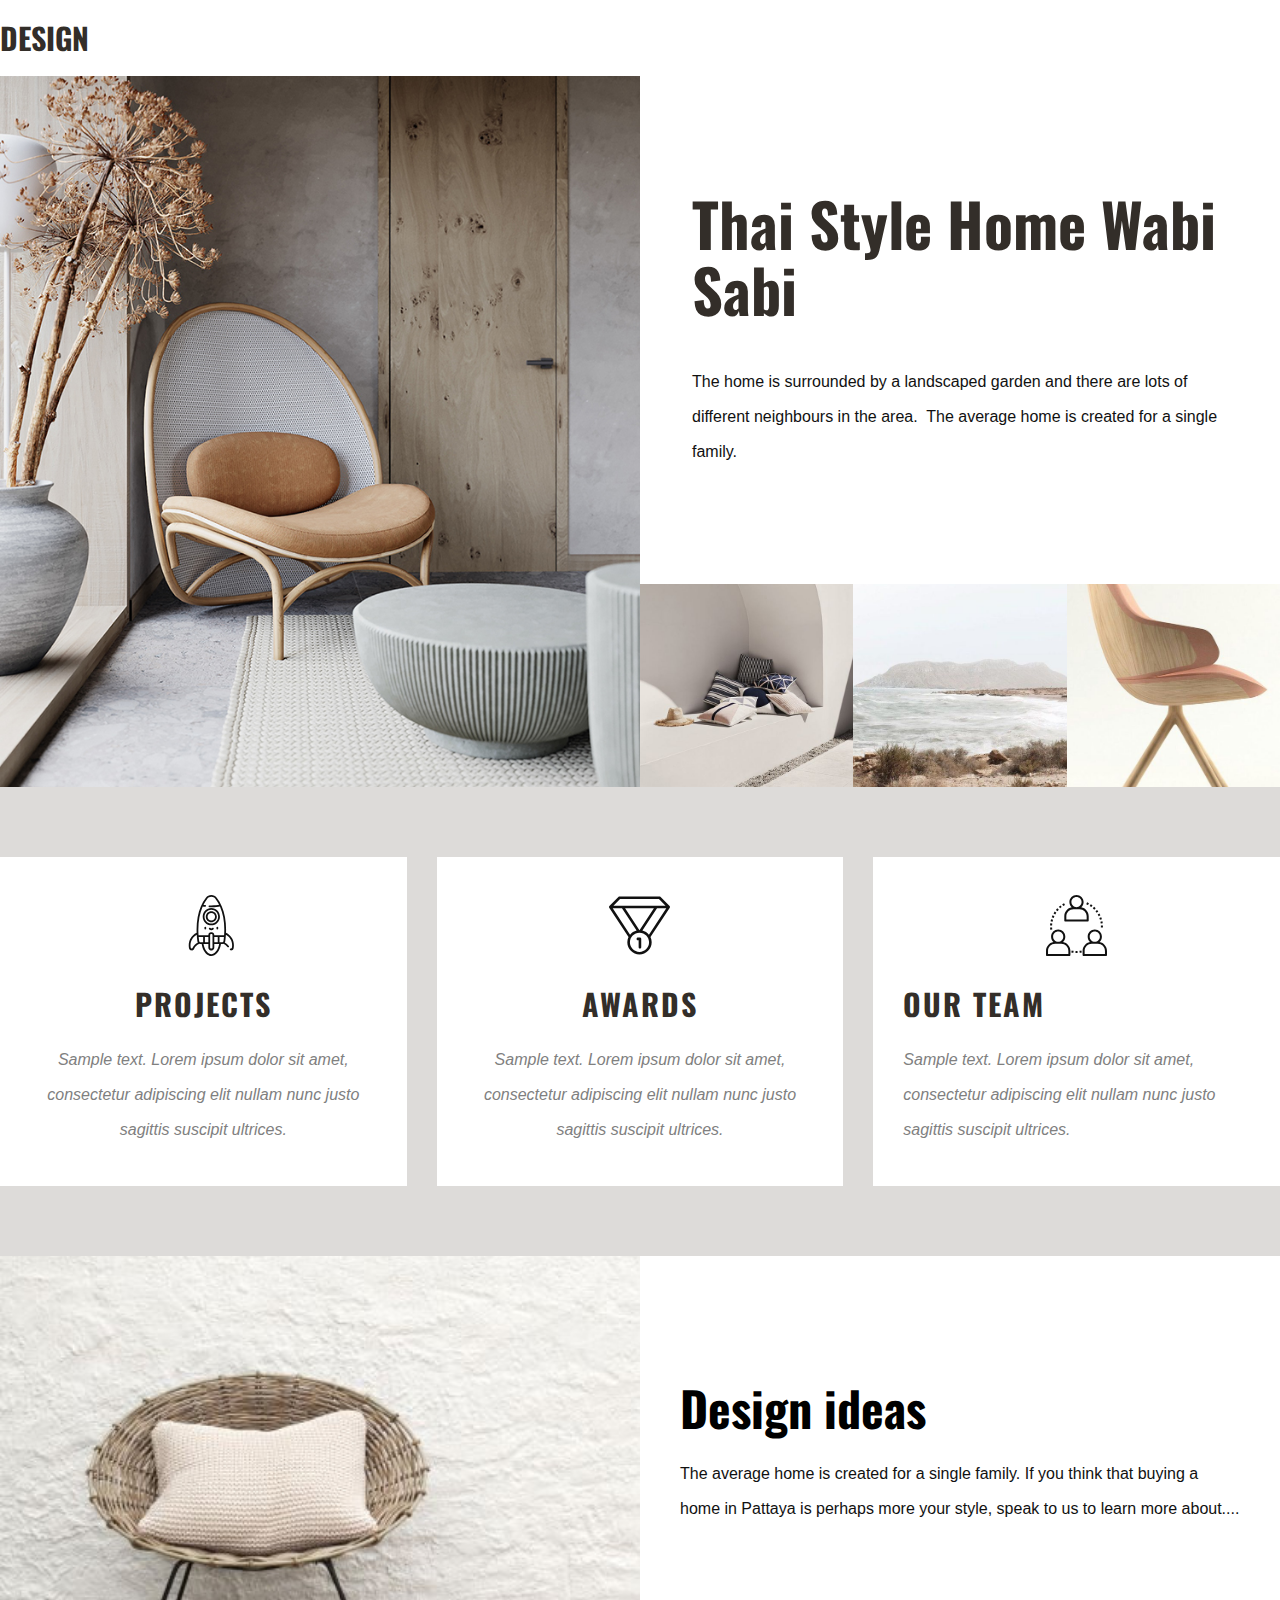
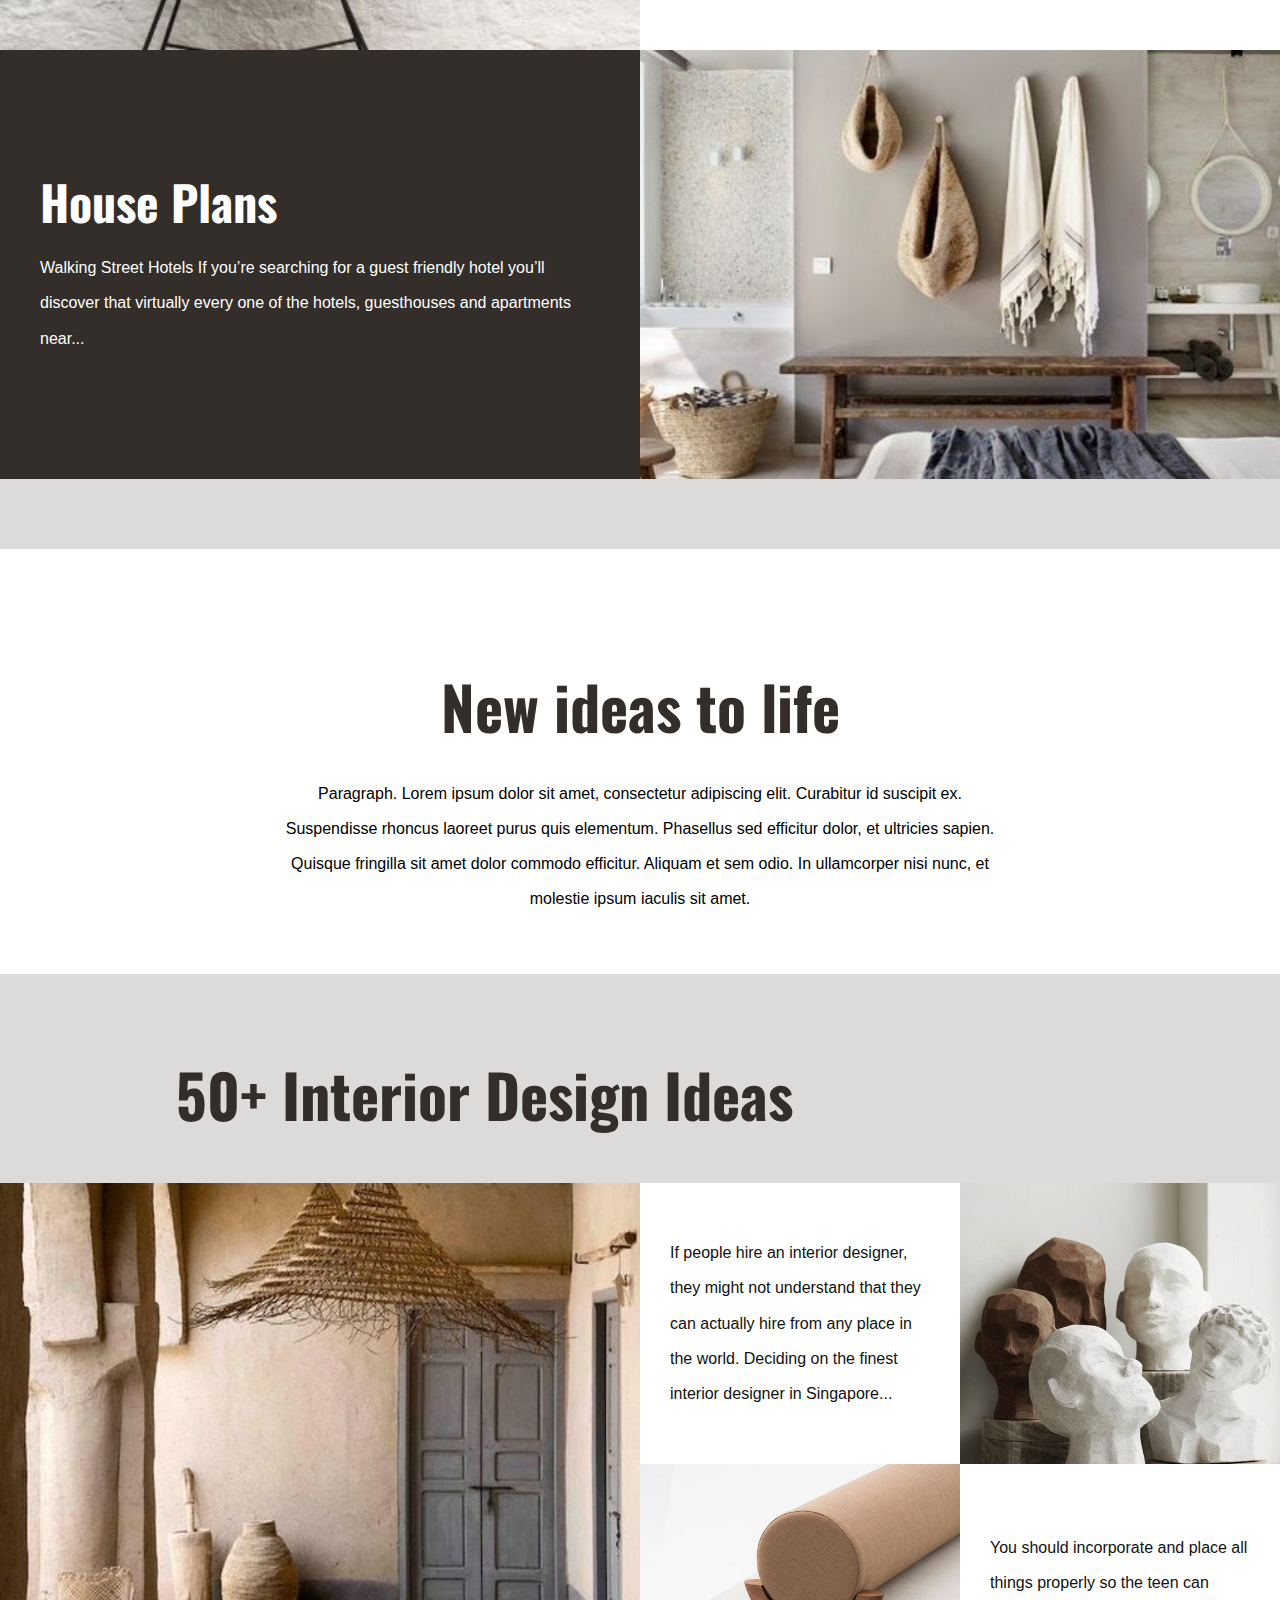
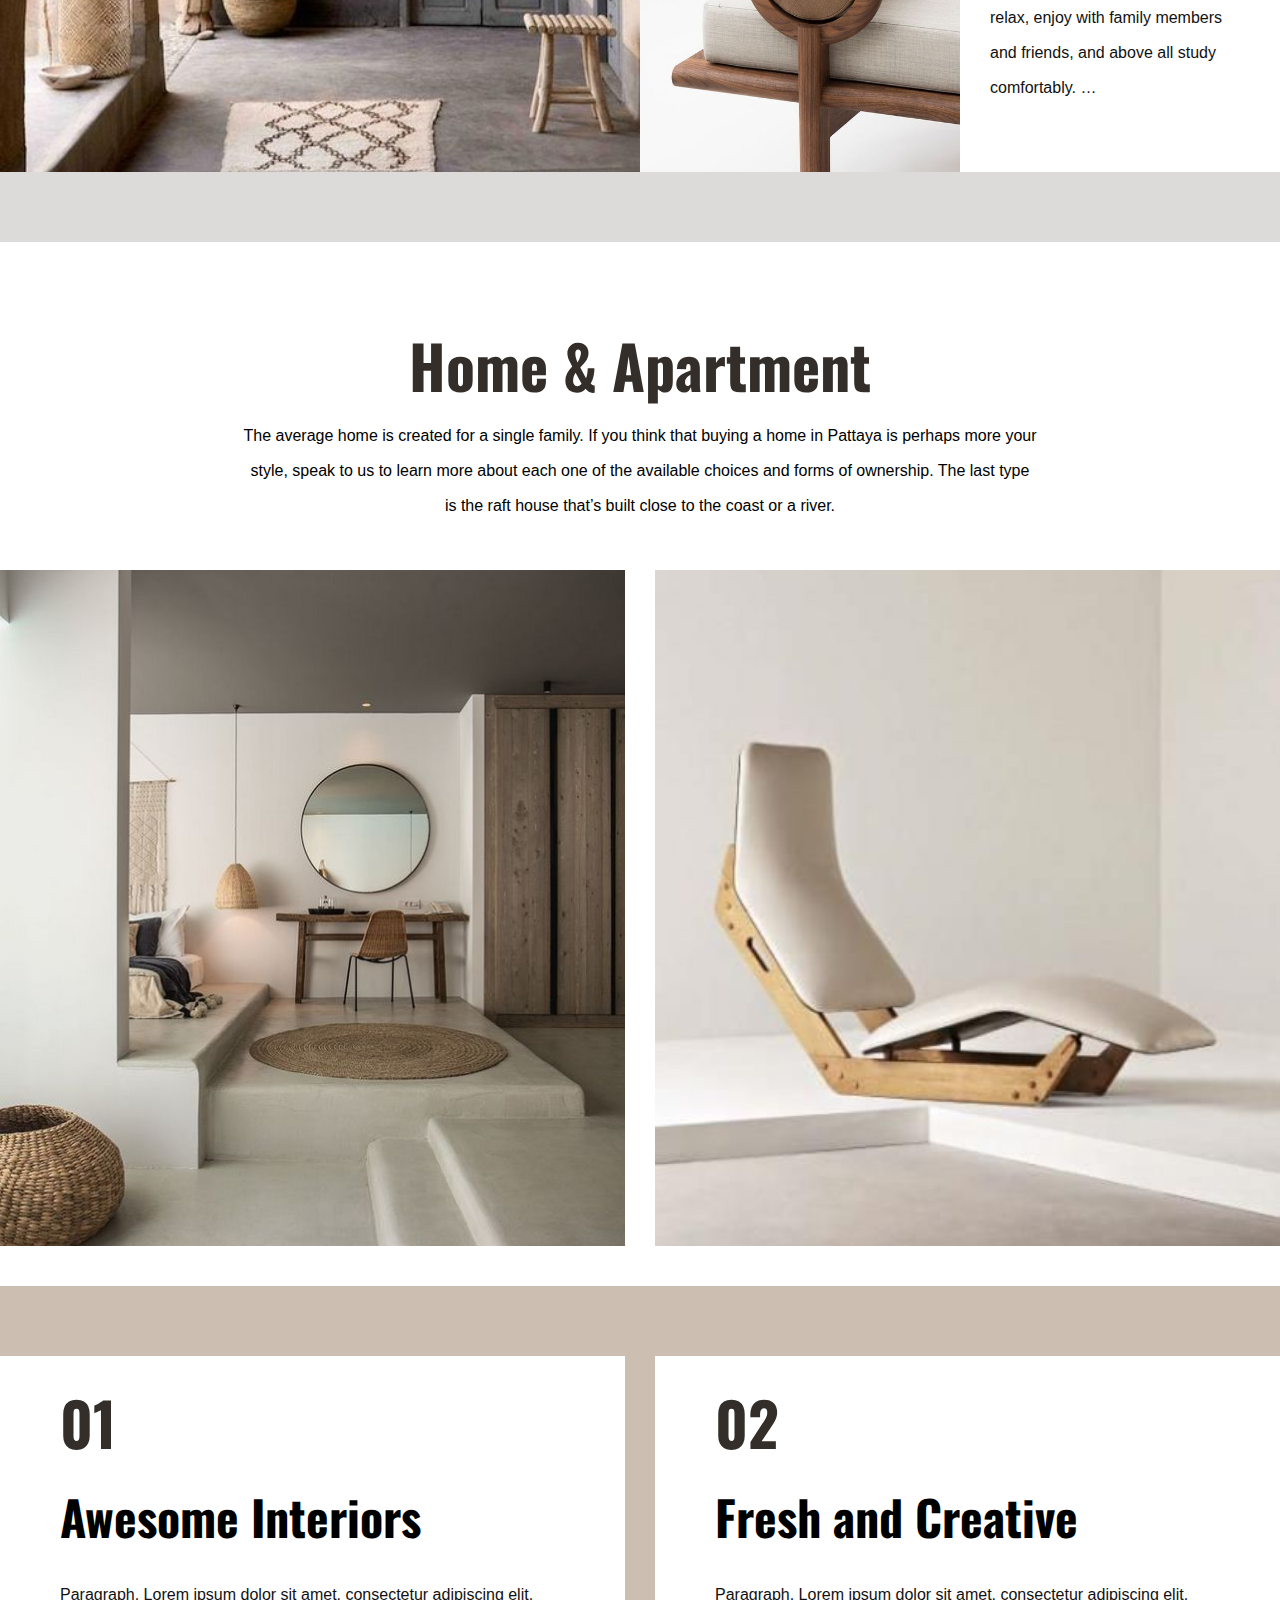
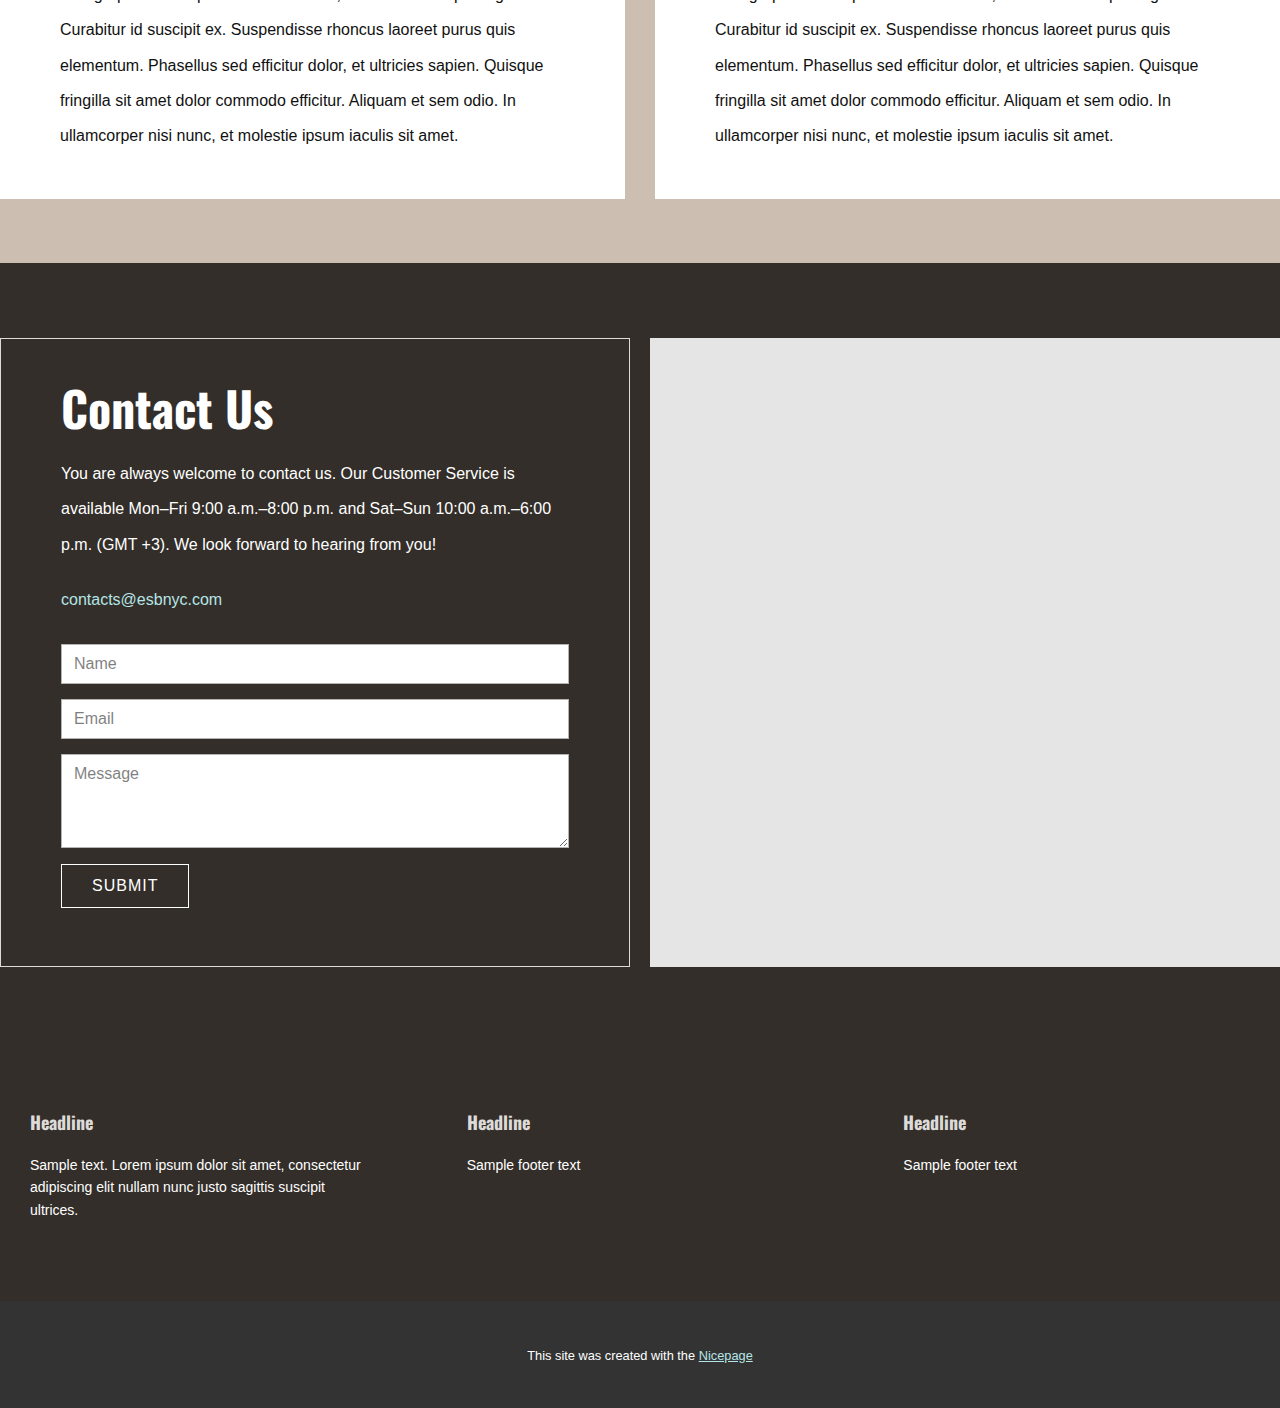
<file: 4/index.html>
<!DOCTYPE html>
<html style="font-size: 16px;" lang="fr"><head>
    <meta name="viewport" content="width=device-width, initial-scale=1.0">
    <meta charset="utf-8">
    <meta name="keywords" content="New ideas to life, 01, 01, Empire State Building">
    <meta name="description" content="">
    <title>Thai Style Home 1</title>
    <link rel="stylesheet" href="nicepage.css" media="screen">
<link rel="stylesheet" href="Thai-Style-Home-1.css" media="screen">
    <script class="u-script" type="text/javascript" src="js/java.js" defer=""></script>
    <meta name="generator" content="Nicepage 6.12.1, nicepage.com">
    <meta name="referrer" content="origin">
    <link id="u-theme-google-font" rel="stylesheet" href="https://fonts.googleapis.com/css?family=Oswald:200,300,400,500,600,700|Open+Sans:300,300i,400,400i,500,500i,600,600i,700,700i,800,800i">
  <body>
            <h3 class="u-align-left-xs u-headline u-text u-text-1">
          <a href="/">Design</a>
        </h3>
        <nav class="u-menu u-menu-hamburger u-offcanvas u-menu-1" data-responsive-from="XL">
          <div class="menu-collapse" style="font-size: 1rem; letter-spacing: 0px; font-weight: 500;">
            <a class="u-button-style u-custom-active-color u-custom-border u-custom-border-color u-custom-hover-color u-custom-left-right-menu-spacing u-custom-padding-bottom u-custom-text-active-color u-custom-text-color u-custom-text-hover-color u-custom-top-bottom-menu-spacing u-nav-link" href="#" style="padding: 4px 0px; font-size: calc(1em + 8px);">
              <svg class="u-svg-link" preserveAspectRatio="xMidYMin slice" viewBox="0 0 302 302" style="undefined"><use xlink:href="#svg-a760"></use></svg>
              <svg xmlns="http://www.w3.org/2000/svg" xmlns:xlink="http://www.w3.org/1999/xlink" version="1.1" id="svg-a760" x="0px" y="0px" viewBox="0 0 302 302" style="enable-background:new 0 0 302 302;" xml:space="preserve" class="u-svg-content"><g><rect y="36" width="302" height="30"></rect><rect y="236" width="302" height="30"></rect><rect y="136" width="302" height="30"></rect>
</g><g></g><g></g><g></g><g></g><g></g><g></g><g></g><g></g><g></g><g></g><g></g><g></g><g></g><g></g><g></g></svg>
            </a>
          </div>
          <div class="u-custom-menu u-nav-container" wfd-invisible="true">
            <ul class="u-nav u-spacing-2 u-unstyled u-nav-1"><li class="u-nav-item"><a class="u-active-grey-5 u-button-style u-hover-grey-10 u-nav-link u-text-active-grey-90 u-text-grey-90 u-text-hover-grey-90" href="#" style="padding: 10px 20px;">Home Styling</a>
</li><li class="u-nav-item"><a class="u-active-grey-5 u-button-style u-hover-grey-10 u-nav-link u-text-active-grey-90 u-text-grey-90 u-text-hover-grey-90" href="#" style="padding: 10px 20px;">About Us</a>
</li><li class="u-nav-item"><a class="u-active-grey-5 u-button-style u-hover-grey-10 u-nav-link u-text-active-grey-90 u-text-grey-90 u-text-hover-grey-90" href="#" style="padding: 10px 20px;">Landing</a>
</li></ul>
          </div>
          <div class="u-custom-menu u-nav-container-collapse">
            <div class="u-black u-container-style u-inner-container-layout u-opacity u-opacity-95 u-sidenav">
              <div class="u-inner-container-layout u-sidenav-overflow">
                <div class="u-menu-close"></div>
                <ul class="u-align-center u-nav u-popupmenu-items u-unstyled u-nav-2"><li class="u-nav-item"><a class="u-button-style u-nav-link" href="#">Home Styling</a>
</li><li class="u-nav-item"><a class="u-button-style u-nav-link" href="#">About Us</a>
</li><li class="u-nav-item"><a class="u-button-style u-nav-link" href="#">Landing</a>
</li></ul>
              </div>
            </div>
            <div class="u-black u-menu-overlay u-opacity u-opacity-70" wfd-invisible="true"></div>
          </div>
        </nav>
      </div></header> 
    <section class="u-clearfix u-palette-5-light-2 u-section-1" id="sec-d3aa">
      <div class="u-clearfix u-sheet u-sheet-1">
        <div class="u-clearfix u-expanded-width u-layout-wrap u-layout-wrap-1">
          <div class="u-gutter-0 u-layout">
            <div class="u-layout-row">
              <div class="u-size-30 u-size-60-md">
                <div class="u-layout-row">
                  <div class="u-container-style u-image u-layout-cell u-left-cell u-size-60 u-image-1">
                    <div class="u-container-layout"></div>
                  </div>
                </div>
              </div>
              <div class="u-size-30 u-size-60-md">
                <div class="u-layout-col">
                  <div class="u-size-40">
                    <div class="u-layout-row">
                      <div class="u-container-style u-layout-cell u-right-cell u-size-60 u-white u-layout-cell-2">
                        <div class="u-container-layout u-valign-middle u-container-layout-2">
                          <h1 class="u-text u-title u-text-1"> Thai Style Home Wabi Sabi</h1>
                          <p class="u-text u-text-2"> The home is surrounded by a landscaped garden and there are lots of different neighbours in the area.&nbsp; The average home is created for a single family. </p>
                        </div>
                      </div>
                    </div>
                  </div>
                  <div class="u-size-20">
                    <div class="u-layout-row">
                      <div class="u-container-style u-image u-layout-cell u-size-20 u-image-2">
                        <div class="u-container-layout"></div>
                      </div>
                      <div class="u-container-style u-image u-layout-cell u-size-20 u-image-3">
                        <div class="u-container-layout"></div>
                      </div>
                      <div class="u-container-style u-hidden-sm u-hidden-xs u-image u-layout-cell u-right-cell u-size-20 u-image-4">
                        <div class="u-container-layout"></div>
                      </div>
                    </div>
                  </div>
                </div>
              </div>
            </div>
          </div>
        </div>
      </div>
    </section>
    <section class="u-clearfix u-palette-5-light-2 u-section-2" id="sec-99d7">
      <div class="u-clearfix u-sheet u-sheet-1">
        <div class="u-clearfix u-expanded-width u-gutter-30 u-layout-wrap u-layout-wrap-1">
          <div class="u-layout">
            <div class="u-layout-row">
              <div class="u-align-center u-container-style u-layout-cell u-left-cell u-size-20 u-size-20-md u-white u-layout-cell-1">
                <div class="u-container-layout u-valign-middle"><span class="u-icon u-icon-circle u-icon-1"><svg class="u-svg-link" preserveAspectRatio="xMidYMin slice" viewBox="-66 0 512 512.00002" style=""><use xlink:href="#svg-c840"></use></svg><svg class="u-svg-content" viewBox="-66 0 512 512.00002" id="svg-c840"><path d="m364.679688 365.878906c-11.699219-20.714844-29.519532-37.339844-51.738282-48.335937 1.929688-46.929688-.972656-91.539063-8.714844-133.242188-12.039062-64.84375-35.246093-119.414062-68.972656-162.1875-11.082031-14.054687-27.699218-22.113281-45.601562-22.113281-17.898438 0-34.519532 8.058594-45.597656 22.113281-33.730469 42.773438-56.933594 97.34375-68.976563 162.1875-7.742187 41.703125-10.644531 86.3125-8.714844 133.238281-22.214843 11-40.039062 27.621094-51.734375 48.339844-13.457031 23.828125-17.742187 51.65625-12.390625 80.476563 1.808594 9.742187 9.292969 16.917969 19.066407 18.285156 1.101562.15625 2.195312.230469 3.273437.230469 8.554687 0 16.265625-4.734375 20.203125-12.65625 10.574219-21.253906 25.644531-35.28125 45.984375-42.839844 2.777344.957031 5.738281 1.480469 8.804687 1.480469h9.25c.464844 2.898437.9375 5.667969 1.34375 8.015625 10.121094 58.292968 48.363282 93.128906 79.488282 93.128906 16.207031 0 33.859375-9.316406 48.433594-25.5625 19.804687-22.074219 27.820312-48.929688 31.058593-67.566406.40625-2.347656.878907-5.117188 1.339844-8.015625h9.253906c3.074219 0 6.046875-.523438 8.828125-1.488281 14.792969 5.492187 26.652344 14.3125 36.179688 26.90625 1.472656 1.949218 3.714844 2.976562 5.984375 2.976562 1.578125 0 3.167969-.496094 4.519531-1.519531 3.304688-2.5 3.957031-7.203125 1.457031-10.507813-9.28125-12.269531-20.847656-21.75-34.46875-28.3125 2.339844-3.421875 3.933594-7.40625 4.519531-11.734375 2.421876-17.984375 4.195313-35.695312 5.316407-53.097656 16.816406 9.554687 30.371093 22.929687 39.546875 39.175781 11.699218 20.722656 15.402344 45.054688 10.703125 70.363282-.996094 5.359374-5.777344 6.621093-8.761719 6.15625-4.085938-.636719-7.925781 2.164062-8.5625 6.257812s2.167969 7.925781 6.257812 8.5625c1.117188.175781 2.253907.261719 3.398438.261719 9.832031 0 20.164062-6.375 22.414062-18.5 5.347657-28.820313 1.0625-56.648438-12.390624-80.476563zm-333.324219 79.65625c-2.316407 4.65625-6.691407 4.433594-7.972657 4.253906-1.265624-.179687-5.464843-1.148437-6.398437-6.171874-4.699219-25.3125-.996094-49.640626 10.703125-70.363282 9.175781-16.246094 22.730469-29.621094 39.546875-39.175781 1.121094 17.402344 2.894531 35.113281 5.316406 53.097656.585938 4.335938 2.183594 8.328125 4.53125 11.75-19.667969 9.488281-35.03125 25.105469-45.726562 46.609375zm89.53125-49.679687h-21.316407c-6.105468 0-11.332031-4.59375-12.152343-10.683594-1.441407-10.703125-2.644531-21.296875-3.617188-31.789063h37.085938zm133.476562 20.449219c-8.652343 49.84375-40.328125 80.695312-64.710937 80.695312-24.382813 0-56.054688-30.851562-64.707032-80.695312-.285156-1.640626-.605468-3.496094-.925781-5.449219h40.78125v32.253906c0 11.996094 9.761719 21.757813 21.757813 21.757813h6.191406c11.996094 0 21.757812-9.761719 21.757812-21.757813v-32.253906h40.78125c-.324218 1.949219-.640624 3.808593-.925781 5.449219zm-118.476562-20.449219v-42.472657h28.914062v42.472657zm43.914062 47.253906v-108.226563c0-3.726562 3.03125-6.757812 6.757813-6.757812h6.191406c3.726562 0 6.757812 3.03125 6.757812 6.757812v108.226563c0 3.726563-3.03125 6.757813-6.757812 6.757813h-6.191406c-3.726563 0-6.757813-3.03125-6.757813-6.757813zm34.707031-47.253906v-42.472657h28.914063v42.472657zm77.378907-10.683594c-.820313 6.089844-6.042969 10.683594-12.148438 10.683594h-21.316406v-42.472657h37.085937c-.972656 10.492188-2.175781 21.085938-3.621093 31.789063zm5.886719-64.027344c-.0625.429688-.082032.859375-.066407 1.285157-.257812 5.289062-.578125 10.605468-.960937 15.953124h-82.238282v-3.5c0-11.996093-9.761718-21.757812-21.757812-21.757812h-6.191406c-11.996094 0-21.757813 9.761719-21.757813 21.757812v3.5h-82.238281c-.382812-5.347656-.703125-10.667968-.960938-15.957031.011719-.421875-.003906-.851562-.066406-1.277343-2.238281-47.351563.523438-92.261719 8.292969-134.109376 6.175781-33.257812 15.363281-63.65625 27.472656-90.980468 6.632813 1.457031 13.0625 2.59375 19.832031 3.511718.34375.046876.683594.070313 1.019532.070313 3.691406 0 6.910156-2.730469 7.421875-6.492187.554687-4.105469-2.320313-7.882813-6.425781-8.441407-5.207032-.707031-10.210938-1.574219-15.28125-2.605469 9.230468-18.46875 19.894531-35.394531 31.964843-50.703124 8.21875-10.421876 20.542969-16.398438 33.820313-16.398438s25.605468 5.976562 33.824218 16.398438c12.074219 15.316406 22.742188 32.25 31.976563 50.726562-14.75 3.03125-34.011719 5.46875-65.800781 5.46875-5.671875 0-11.144532-.078125-16.265625-.234375-4.113281-.132813-7.597657 3.128906-7.722657 7.269531-.128906 4.140625 3.125 7.597656 7.265626 7.722656 5.269531.164063 10.898437.242188 16.722656.242188 35.5625 0 56.792968-3.109375 72.355468-6.53125 12.109376 27.324219 21.296876 57.722656 27.472657 90.976562 7.769531 41.84375 10.53125 86.753907 8.292969 134.105469zm-108.121094-211.648437c-39.875 0-72.3125 32.441406-72.3125 72.3125 0 39.875 32.4375 72.3125 72.3125 72.3125s72.3125-32.4375 72.3125-72.3125c0-39.871094-32.4375-72.3125-72.3125-72.3125zm0 129.628906c-31.601563 0-57.3125-25.710938-57.3125-57.3125 0-31.605469 25.710937-57.316406 57.3125-57.316406 31.605468 0 57.3125 25.710937 57.3125 57.316406.003906 31.601562-25.707032 57.3125-57.3125 57.3125zm50.507812 26.5c-4.140625 0-7.5 3.359375-7.5 7.5v8.382812c0 4.144532 3.359375 7.5 7.5 7.5s7.5-3.355468 7.5-7.5v-8.382812c0-4.140625-3.359375-7.5-7.5-7.5zm-101.011718 0c-4.144532 0-7.5 3.359375-7.5 7.5v8.382812c0 4.144532 3.355468 7.5 7.5 7.5 4.140624 0 7.5-3.355468 7.5-7.5v-8.382812c0-4.140625-3.359376-7.5-7.5-7.5zm68.75 10.601562c-3.125-2.722656-7.863282-2.394531-10.582032.726563-1.9375 2.222656-4.730468 3.496094-7.664062 3.496094s-5.726563-1.273438-7.660156-3.496094c-2.722657-3.121094-7.460938-3.445313-10.582032-.726563-3.125 2.722657-3.449218 7.460938-.726562 10.582032 4.785156 5.492187 11.699218 8.640625 18.96875 8.640625 7.269531 0 14.183594-3.148438 18.96875-8.640625 2.722656-3.121094 2.398437-7.859375-.722656-10.582032zm-18.246094-140.867187c-25.613282 0-46.453125 20.835937-46.453125 46.449219 0 25.613281 20.839843 46.453125 46.453125 46.453125 25.617187 0 46.453125-20.839844 46.453125-46.453125 0-25.613282-20.835938-46.449219-46.453125-46.449219zm0 77.902344c-17.34375 0-31.453125-14.109375-31.453125-31.449219 0-17.34375 14.109375-31.453125 31.453125-31.453125s31.453125 14.109375 31.453125 31.453125c0 17.339844-14.109375 31.449219-31.453125 31.449219zm0 0"></path></svg></span>
                  <h3 class="u-text u-text-1">projects</h3>
                  <p class="u-text u-text-grey-50 u-text-2">Sample text. Lorem ipsum dolor sit amet, consectetur adipiscing elit nullam nunc justo sagittis suscipit ultrices.</p>
                </div>
              </div>
              <div class="u-align-center u-container-style u-layout-cell u-size-20 u-size-20-md u-white u-layout-cell-2">
                <div class="u-container-layout u-valign-middle"><span class="u-icon u-icon-circle u-icon-2"><svg class="u-svg-link" preserveAspectRatio="xMidYMin slice" viewBox="0 0 512 512" style=""><use xlink:href="#svg-d8a7"></use></svg><svg class="u-svg-content" viewBox="0 0 512 512" x="0px" y="0px" id="svg-d8a7" style="enable-background:new 0 0 512 512;"><g><g><path d="M508.796,92.805l-77.46-77.456c-2.052-2.051-4.834-3.204-7.736-3.204H88.4c-2.901,0-5.685,1.153-7.736,3.204L3.205,92.805    c-3.667,3.668-4.256,9.406-1.409,13.742l162.031,246.74c-6.471,13.409-10.1,28.438-10.1,44.298    c0,56.392,45.879,102.271,102.27,102.271s102.27-45.88,102.27-102.271c0-15.858-3.628-30.884-10.097-44.292l162.036-246.746    C513.052,102.211,512.463,96.473,508.796,92.805z M92.931,34.026h326.137l55.579,55.58h-77.453c-0.077,0-0.153-0.002-0.23,0    H115.037c-0.08-0.002-0.16,0-0.238,0H37.353L92.931,34.026z M376.905,111.485L256.169,295.317c-0.057,0-0.114-0.002-0.172-0.002    c-0.056,0-0.11,0.002-0.165,0.002L135.094,111.485H376.905z M31.216,111.485h77.701l122.674,186.779    c-21.899,5.383-41.045,17.834-54.874,34.79L31.216,111.485z M255.997,477.977c-44.327,0-80.389-36.063-80.389-80.391    s36.063-80.389,80.389-80.389c44.327,0,80.39,36.063,80.39,80.39C336.387,441.914,300.324,477.977,255.997,477.977z     M335.28,333.06c-13.827-16.957-32.974-29.409-54.872-34.793l122.674-186.782h77.701L335.28,333.06z"></path>
</g>
</g><g><g><path d="M259.713,357.546h-17.381c-6.042,0-10.94,4.899-10.94,10.94c0,6.041,4.898,10.94,10.94,10.94h6.44v59.161    c0,6.041,4.898,10.94,10.94,10.94c6.042,0,10.94-4.899,10.94-10.94v-70.101C270.653,362.444,265.755,357.546,259.713,357.546z"></path>
</g>
</g></svg></span>
                  <h3 class="u-text u-text-3">awards</h3>
                  <p class="u-text u-text-grey-50 u-text-4">Sample text. Lorem ipsum dolor sit amet, consectetur adipiscing elit nullam nunc justo sagittis suscipit ultrices.</p>
                </div>
              </div>
              <div class="u-align-center-xs u-container-style u-layout-cell u-right-cell u-size-20 u-size-20-md u-white u-layout-cell-3">
                <div class="u-container-layout u-valign-middle u-container-layout-3"><span class="u-icon u-icon-circle u-icon-3"><svg class="u-svg-link" preserveAspectRatio="xMidYMin slice" viewBox="0 0 480 480" style=""><use xlink:href="#svg-3355"></use></svg><svg class="u-svg-content" viewBox="0 0 480 480" x="0px" y="0px" id="svg-3355" style="enable-background:new 0 0 480 480;"><g><g><path d="M277.648,97.336C288.888,87.088,296,72.376,296,56c0-30.872-25.12-56-56-56s-56,25.128-56,56    c0,16.376,7.112,31.088,18.352,41.336C169.16,103.736,144,132.968,144,168v32c0,4.424,3.584,8,8,8h176c4.416,0,8-3.576,8-8v-32    C336,132.968,310.84,103.736,277.648,97.336z M200,56c0-22.056,17.944-40,40-40c22.056,0,40,17.944,40,40    c0,22.056-17.944,40-40,40C217.944,96,200,78.056,200,56z M320,192H160v-24c0-30.872,25.12-56,56-56h48c30.88,0,56,25.128,56,56    V192z"></path>
</g>
</g><g><g><path d="M133.648,369.336C144.888,359.088,152,344.376,152,328c0-30.872-25.12-56-56-56s-56,25.128-56,56    c0,16.376,7.112,31.088,18.352,41.336C25.16,375.736,0,404.968,0,440v32c0,4.424,3.584,8,8,8h176c4.416,0,8-3.576,8-8v-32    C192,404.968,166.84,375.736,133.648,369.336z M56,328c0-22.056,17.944-40,40-40c22.056,0,40,17.944,40,40    c0,22.056-17.944,40-40,40C73.944,368,56,350.056,56,328z M176,464H16v-24c0-30.872,25.12-56,56-56h48c30.88,0,56,25.128,56,56    V464z"></path>
</g>
</g><g><g><path d="M421.648,369.336C432.888,359.088,440,344.376,440,328c0-30.872-25.12-56-56-56s-56,25.128-56,56    c0,16.376,7.112,31.088,18.352,41.336C313.16,375.736,288,404.968,288,440v32c0,4.424,3.584,8,8,8h176c4.416,0,8-3.576,8-8v-32    C480,404.968,454.84,375.736,421.648,369.336z M344,328c0-22.056,17.944-40,40-40c22.056,0,40,17.944,40,40    c0,22.056-17.944,40-40,40C361.944,368,344,350.056,344,328z M464,464H304v-24c0-30.872,25.12-56,56-56h48    c30.88,0,56,25.128,56,56V464z"></path>
</g>
</g><g><g><path d="M48.152,255.744l-15.984,0.624c0.216,5.512,0.656,11.096,1.312,16.584l15.888-1.904    C48.76,265.984,48.352,260.832,48.152,255.744z"></path>
</g>
</g><g><g><path d="M33.472,223.176c-0.648,5.456-1.096,11.032-1.304,16.576l15.984,0.624c0.2-5.12,0.608-10.264,1.208-15.312L33.472,223.176    z"></path>
</g>
</g><g><g><path d="M113.912,82.544c-4.376,3.336-8.688,6.904-12.824,10.616l10.696,11.904c3.808-3.424,7.784-6.72,11.824-9.792    L113.912,82.544z"></path>
</g>
</g><g><g><path d="M51.736,159.44c-2.352,5-4.528,10.152-6.48,15.344l14.976,5.624c1.8-4.784,3.808-9.536,5.976-14.136L51.736,159.44z"></path>
</g>
</g><g><g><path d="M40.024,190.584c-1.52,5.288-2.84,10.736-3.936,16.16l15.688,3.16c1.008-5,2.224-10.024,3.632-14.912L40.024,190.584z"></path>
</g>
</g><g><g><path d="M89.176,104.776c-3.832,4.032-7.512,8.232-10.968,12.496l12.44,10.064c3.184-3.936,6.592-7.824,10.128-11.544    L89.176,104.776z"></path>
</g>
</g><g><g><path d="M141.864,64.568c-4.84,2.584-9.664,5.424-14.352,8.44l8.672,13.456c4.32-2.792,8.768-5.408,13.216-7.784L141.864,64.568z"></path>
</g>
</g><g><g><path d="M68.272,130.6c-3.128,4.568-6.104,9.304-8.848,14.096l13.88,7.952c2.528-4.416,5.28-8.792,8.168-13L68.272,130.6z"></path>
</g>
</g><g><g><path d="M202.096,436.256l-3.16,15.688c5.384,1.088,10.92,1.96,16.448,2.608l1.856-15.888    C212.16,438.064,207.056,437.256,202.096,436.256z"></path>
</g>
</g><g><g><path d="M278.408,436.16c-4.968,1.008-10.064,1.832-15.168,2.456l1.928,15.888c5.52-0.672,11.04-1.568,16.416-2.656    L278.408,436.16z"></path>
</g>
</g><g><g><path d="M247.944,439.84c-5.112,0.2-10.28,0.224-15.36,0.024l-0.632,15.984c2.664,0.112,5.352,0.16,8.072,0.16    c2.864-0.016,5.72-0.072,8.56-0.184L247.944,439.84z"></path>
</g>
</g><g><g><path d="M378.944,93.224l-10.688,11.904c3.808,3.424,7.504,7.024,11,10.704l11.616-11    C387.08,100.832,383.072,96.928,378.944,93.224z"></path>
</g>
</g><g><g><path d="M401.824,117.32l-12.44,10.064c3.192,3.944,6.28,8.096,9.176,12.32l13.192-9.048    C408.616,126.088,405.28,121.6,401.824,117.32z"></path>
</g>
</g><g><g><path d="M447.832,239.776l-15.984,0.624c0.104,2.52,0.152,5.064,0.152,7.6c0,2.6-0.048,5.184-0.152,7.768l15.984,0.624    c0.112-2.784,0.168-5.584,0.168-8.408C448,245.24,447.944,242.496,447.832,239.776z"></path>
</g>
</g><g><g><path d="M420.608,144.736l-13.888,7.96c2.536,4.424,4.92,9.008,7.096,13.616l14.472-6.832    C425.936,154.488,423.352,149.528,420.608,144.736z"></path>
</g>
</g><g><g><path d="M434.76,174.816l-14.976,5.632c1.792,4.768,3.408,9.672,4.816,14.568l15.384-4.408    C438.464,185.296,436.704,179.984,434.76,174.816z"></path>
</g>
</g><g><g><path d="M443.904,206.776l-15.68,3.152c1.008,5.008,1.824,10.112,2.416,15.168l15.888-1.888    C445.88,217.736,445,212.208,443.904,206.776z"></path>
</g>
</g><g><g><path d="M352.536,73.04l-8.664,13.456c4.272,2.752,8.496,5.72,12.568,8.832l9.712-12.728    C361.744,79.232,357.168,76.024,352.536,73.04z"></path>
</g>
</g><g><g><path d="M323.232,57.328l-6.408,14.656c4.664,2.04,9.304,4.296,13.808,6.712L338.2,64.6    C333.328,61.976,328.288,59.528,323.232,57.328z"></path>
</g>
</g></svg></span>
                  <h3 class="u-align-center-lg u-align-center-md u-align-center-sm u-align-center-xl u-text u-text-5">our team</h3>
                  <p class="u-align-center-lg u-align-center-md u-align-center-sm u-align-center-xl u-text u-text-grey-50 u-text-6">Sample text. Lorem ipsum dolor sit amet, consectetur adipiscing elit nullam nunc justo sagittis suscipit ultrices.</p>
                </div>
              </div>
            </div>
          </div>
        </div>
      </div>
    </section>
    <section class="u-clearfix u-palette-5-light-2 u-section-3" id="sec-1384">
      <div class="u-clearfix u-sheet u-sheet-1">
        <div class="u-clearfix u-expanded-width u-gutter-0 u-layout-wrap u-layout-wrap-1">
          <div class="u-gutter-0 u-layout">
            <div class="u-layout-col">
              <div class="u-size-30">
                <div class="u-layout-row">
                  <div class="u-align-left u-container-style u-image u-layout-cell u-left-cell u-size-30 u-image-1">
                    <div class="u-container-layout" src=""></div>
                  </div>
                  <div class="u-align-left u-container-style u-layout-cell u-right-cell u-size-30 u-white u-layout-cell-2">
                    <div class="u-container-layout u-valign-middle-lg u-valign-middle-md u-valign-middle-xl u-container-layout-2">
                      <h2 class="u-text u-text-1"> Design ideas</h2>
                      <p class="u-text u-text-2">The average home is created for a single family. If you think that buying a home in Pattaya is perhaps more your style, speak to us to learn more about....</p>
                    </div>
                  </div>
                </div>
              </div>
              <div class="u-size-30">
                <div class="u-layout-row">
                  <div class="u-align-left u-container-style u-layout-cell u-left-cell u-palette-5-dark-3 u-size-30 u-layout-cell-3">
                    <div class="u-container-layout u-valign-middle-lg u-valign-middle-md u-valign-middle-xl u-container-layout-3">
                      <h2 class="u-text u-text-3"> House Plans</h2>
                      <p class="u-text u-text-4">Walking Street Hotels If you’re searching for a guest friendly hotel you’ll discover that virtually every one of the hotels, guesthouses and apartments near...</p>
                    </div>
                  </div>
                  <div class="u-align-left u-container-style u-image u-layout-cell u-right-cell u-size-30 u-image-2">
                    <div class="u-container-layout" src=""></div>
                  </div>
                </div>
              </div>
            </div>
          </div>
        </div>
      </div>
    </section>
    <section class="u-clearfix u-section-4" id="sec-13ce">
      <div class="u-clearfix u-sheet u-sheet-1">
        <div class="u-container-style u-expanded-width-lg u-expanded-width-md u-expanded-width-sm u-group u-group-1">
          <div class="u-container-layout u-container-layout-1">
            <h1 class="u-align-center u-text u-text-1">New ideas to life</h1>
            <div class="u-align-left u-border-2 u-border-white u-line u-line-horizontal u-line-1"></div>
            <p class="u-align-center u-text u-text-2">Paragraph. Lorem ipsum dolor sit amet, consectetur adipiscing elit. Curabitur id suscipit ex. Suspendisse rhoncus laoreet purus quis elementum. Phasellus sed efficitur dolor, et ultricies sapien. Quisque fringilla sit amet dolor commodo
                        efficitur. Aliquam et sem odio. In ullamcorper nisi nunc, et molestie ipsum iaculis sit amet.</p>
          </div>
        </div>
      </div>
    </section>
    <section class="u-clearfix u-palette-5-light-2 u-section-5" id="sec-2a59">
      <div class="u-clearfix u-sheet u-sheet-1">
        <div class="u-align-center-lg u-align-center-md u-align-center-xl u-align-center-xs u-container-style u-expanded-width-md u-expanded-width-sm u-expanded-width-xs u-group u-group-1">
          <div class="u-container-layout u-valign-middle u-container-layout-1">
            <h1 class="u-align-center-sm u-text u-text-1">50+ Interior Design Ideas</h1>
          </div>
        </div>
        <div class="u-clearfix u-expanded-width u-gutter-0 u-layout-wrap u-layout-wrap-1">
          <div class="u-layout">
            <div class="u-layout-row">
              <div class="u-size-30 u-size-60-md">
                <div class="u-layout-row">
                  <div class="u-align-left u-container-style u-image u-layout-cell u-left-cell u-size-60 u-image-1">
                    <div class="u-container-layout" src=""></div>
                  </div>
                </div>
              </div>
              <div class="u-size-30 u-size-60-md">
                <div class="u-layout-col">
                  <div class="u-size-30">
                    <div class="u-layout-row">
                      <div class="u-align-left u-container-style u-layout-cell u-size-30 u-white u-layout-cell-2">
                        <div class="u-container-layout u-valign-middle u-container-layout-3">
                          <p class="u-text u-text-2">If people hire an interior designer, they might not understand that they can actually hire from any place in the world. Deciding on the finest interior designer in Singapore...</p>
                        </div>
                      </div>
                      <div class="u-align-left u-container-style u-image u-layout-cell u-right-cell u-size-30 u-image-2">
                        <div class="u-container-layout" src=""></div>
                      </div>
                    </div>
                  </div>
                  <div class="u-size-30">
                    <div class="u-layout-row">
                      <div class="u-align-left u-container-style u-image u-layout-cell u-size-30 u-image-3">
                        <div class="u-container-layout" src=""></div>
                      </div>
                      <div class="u-align-left u-container-style u-layout-cell u-right-cell u-size-30 u-white u-layout-cell-5">
                        <div class="u-container-layout u-valign-middle u-container-layout-6">
                          <p class="u-align-left-xs u-text u-text-3">You should incorporate and place all things properly so the teen can relax, enjoy with family members and friends, and above all study comfortably. …</p>
                        </div>
                      </div>
                    </div>
                  </div>
                </div>
              </div>
            </div>
          </div>
        </div>
      </div>
    </section>
    <section class="u-clearfix u-height-50vw-sm u-section-6" id="sec-4f6d">
      <div class="u-clearfix u-sheet u-sheet-1">
        <div class="u-align-center u-container-style u-expanded-width-md u-expanded-width-sm u-group u-group-1">
          <div class="u-container-layout u-valign-middle u-container-layout-1">
            <h1 class="u-text u-text-1">Home &amp; Apartment</h1>
            <p class="u-text u-text-2">The average home is created for a single family. If you think that buying a home in Pattaya is perhaps more your style, speak to us to learn more about each one of the available choices and forms of ownership. The last type is the
                        raft house that’s built close to the coast or a river.</p>
          </div>
        </div>
        <div class="u-clearfix u-expanded-width u-gutter-30 u-layout-wrap u-layout-wrap-1">
          <div class="u-layout">
            <div class="u-layout-row">
              <div class="u-align-left u-container-style u-image u-layout-cell u-left-cell u-size-30 u-image-1">
                <div class="u-container-layout" src=""></div>
              </div>
              <div class="u-align-left u-container-style u-image u-layout-cell u-right-cell u-size-30 u-image-2">
                <div class="u-container-layout" src=""></div>
              </div>
            </div>
          </div>
        </div>
      </div>
    </section>
    <section class="u-clearfix u-palette-5-light-1 u-section-7" id="sec-4b8d">
      <div class="u-clearfix u-sheet u-sheet-1">
        <div class="u-clearfix u-expanded-width u-gutter-30 u-layout-wrap u-layout-wrap-1">
          <div class="u-gutter-0 u-layout">
            <div class="u-layout-row">
              <div class="u-align-left u-container-style u-layout-cell u-left-cell u-size-30 u-white u-layout-cell-1">
                <div class="u-container-layout u-valign-middle-lg u-valign-middle-sm u-valign-middle-xl u-valign-top-md u-valign-top-xs u-container-layout-1">
                  <h1 class="u-text u-text-1">01</h1>
                  <h2 class="u-text u-text-2">Awesome Interiors</h2>
                  <p class="u-text u-text-3">Paragraph. Lorem ipsum dolor sit amet, consectetur adipiscing elit. Curabitur id suscipit ex. Suspendisse rhoncus laoreet purus quis elementum. Phasellus sed efficitur dolor, et ultricies sapien. Quisque fringilla sit amet
                                    dolor commodo efficitur. Aliquam et sem odio. In ullamcorper nisi nunc, et molestie ipsum iaculis sit amet.</p>
                </div>
              </div>
              <div class="u-align-left u-container-style u-layout-cell u-right-cell u-size-30 u-white u-layout-cell-2">
                <div class="u-container-layout u-valign-middle-lg u-valign-middle-sm u-valign-middle-xl u-valign-top-md u-valign-top-xs u-container-layout-2">
                  <h1 class="u-text u-text-4">02</h1>
                  <h2 class="u-text u-text-5">Fresh and Creative</h2>
                  <p class="u-text u-text-6">Paragraph. Lorem ipsum dolor sit amet, consectetur adipiscing elit. Curabitur id suscipit ex. Suspendisse rhoncus laoreet purus quis elementum. Phasellus sed efficitur dolor, et ultricies sapien. Quisque fringilla sit amet
                                    dolor commodo efficitur. Aliquam et sem odio. In ullamcorper nisi nunc, et molestie ipsum iaculis sit amet.</p>
                </div>
              </div>
            </div>
          </div>
        </div>
      </div>
    </section>
    <section class="u-clearfix u-palette-5-dark-3 u-section-8" id="sec-db1a">
      <div class="u-clearfix u-sheet u-sheet-1">
        <div class="u-clearfix u-expanded-width u-gutter-20 u-layout-wrap u-layout-wrap-1">
          <div class="u-gutter-0 u-layout">
            <div class="u-layout-row">
              <div class="u-align-left u-container-style u-layout-cell u-left-cell u-size-30 u-layout-cell-1">
                <div class="u-border-1 u-border-palette-5-light-2 u-container-layout u-valign-middle u-container-layout-1">
                  <h2 class="u-text u-text-body-alt-color u-text-1">Contact Us</h2>
                  <p class="u-text u-text-2">You are always welcome to contact us. Our Customer Service is available Mon–Fri 9:00 a.m.–8:00 p.m. and Sat–Sun 10:00 a.m.–6:00 p.m. (GMT +3). We look forward to hearing from you!</p>
                  <p class="u-text u-text-3">
                    <a href="mailto:contacts@esbnyc.com">contacts@esbnyc.com</a>
                  </p>
                  <div class="u-form u-form-1">
                    <form action="https://forms.nicepagesrv.com/v2/form/process" class="u-block-aa65-37 u-clearfix u-form-spacing-15 u-form-vertical u-inner-form" source="email">
                      <div class="u-form-group u-form-name">
                        <label for="name-35e1" class="u-form-control-hidden u-label u-label-1">Name</label>
                        <input type="text" placeholder="Name" id="name-35e1" name="name" class="u-border-radius-0 u-input u-input-rectangle u-input-1" required="">
                      </div>
                      <div class="u-form-email u-form-group">
                        <label for="email-35e1" class="u-form-control-hidden u-label u-label-2">Email</label>
                        <input type="email" placeholder="Email" id="email-35e1" name="email" class="u-border-radius-0 u-input u-input-rectangle u-input-2" required="">
                      </div>
                      <div class="u-form-group u-form-message">
                        <label for="message-35e1" class="u-form-control-hidden u-label u-label-3">Message</label>
                        <textarea placeholder="Message" rows="4" cols="50" id="message-35e1" name="message" class="u-border-radius-0 u-input u-input-rectangle u-input-3" required=""></textarea>
                      </div>
                      <div class="u-form-group u-form-submit">
                        <a href="#" class="u-border-1 u-border-white u-btn u-btn-submit u-button-style u-btn-1">Submit</a>
                        <input type="submit" value="submit" class="u-form-control-hidden u-input-rectangle">
                      </div>
                      <div class="u-form-send-message u-form-send-success">Thank you! Your message has been sent.</div>
                      <div class="u-form-send-error u-form-send-message">Unable to send your message. Please fix errors then try again.</div>
                      <input type="hidden" value="" name="recaptchaResponse">
                      <input type="hidden" name="formServices" value="05914d24-6e2d-6d98-71e6-20bf7a969966">
                    </form>
                  </div>
                </div>
              </div>
              <div class="u-align-left u-container-style u-layout-cell u-right-cell u-size-30 u-layout-cell-2">
                <div class="u-container-layout">
                  <div class="u-align-left u-expanded u-grey-10 u-map">
                    <div class="embed-responsive">
                      <iframe class="embed-responsive-item" src="//maps.google.com/maps?output=embed&amp;q=Manhattan&amp;t=m" data-map="[base64]"></iframe>
                    </div>
                  </div>
                </div>
              </div>
            </div>
          </div>
        </div>
      </div>
    </section>
    
    
    
    <footer class="u-clearfix u-footer u-palette-5-dark-3" id="sec-abf8"><div class="u-clearfix u-sheet u-sheet-1">
        <div class="u-clearfix u-expanded-width-lg u-expanded-width-md u-expanded-width-xl u-expanded-width-xs u-gutter-30 u-layout-wrap u-layout-wrap-1">
          <div class="u-gutter-0 u-layout">
            <div class="u-layout-row">
              <div class="u-align-left u-container-style u-layout-cell u-left-cell u-size-20 u-size-20-md u-layout-cell-1">
                <div class="u-container-layout u-valign-top u-container-layout-1">
                  <h6 class="u-text u-text-1">Headline</h6>
                  <p class="u-small-text u-text u-text-variant u-text-2">Sample text. Lorem ipsum dolor sit amet, consectetur adipiscing elit nullam nunc justo sagittis suscipit ultrices.</p>
                </div>
              </div>
              <div class="u-align-left u-container-style u-layout-cell u-size-20 u-size-20-md u-layout-cell-2">
                <div class="u-container-layout u-valign-top u-container-layout-2">
                  <h6 class="u-text u-text-3">Headline</h6>
                  <p class="u-small-text u-text u-text-variant u-text-4">Sample footer text</p>
                </div>
              </div>
              <div class="u-align-left u-container-style u-layout-cell u-right-cell u-size-20 u-size-20-md u-layout-cell-3">
                <div class="u-container-layout u-valign-top u-container-layout-3">
                  <h6 class="u-text u-text-5">Headline</h6>
                  <p class="u-small-text u-text u-text-variant u-text-6">Sample footer text</p>
                </div>
              </div>
            </div>
          </div>
        </div>
      </div></footer>
    <section class="u-backlink u-clearfix u-grey-80">
      <p class="u-text">
        <span>This site was created with the </span>
        <a class="u-link" href="#" target="_blank" rel="nofollow">
          <span>Nicepage</span>
        </a>
      </p>
    </section>
</body>
</html>
</file>
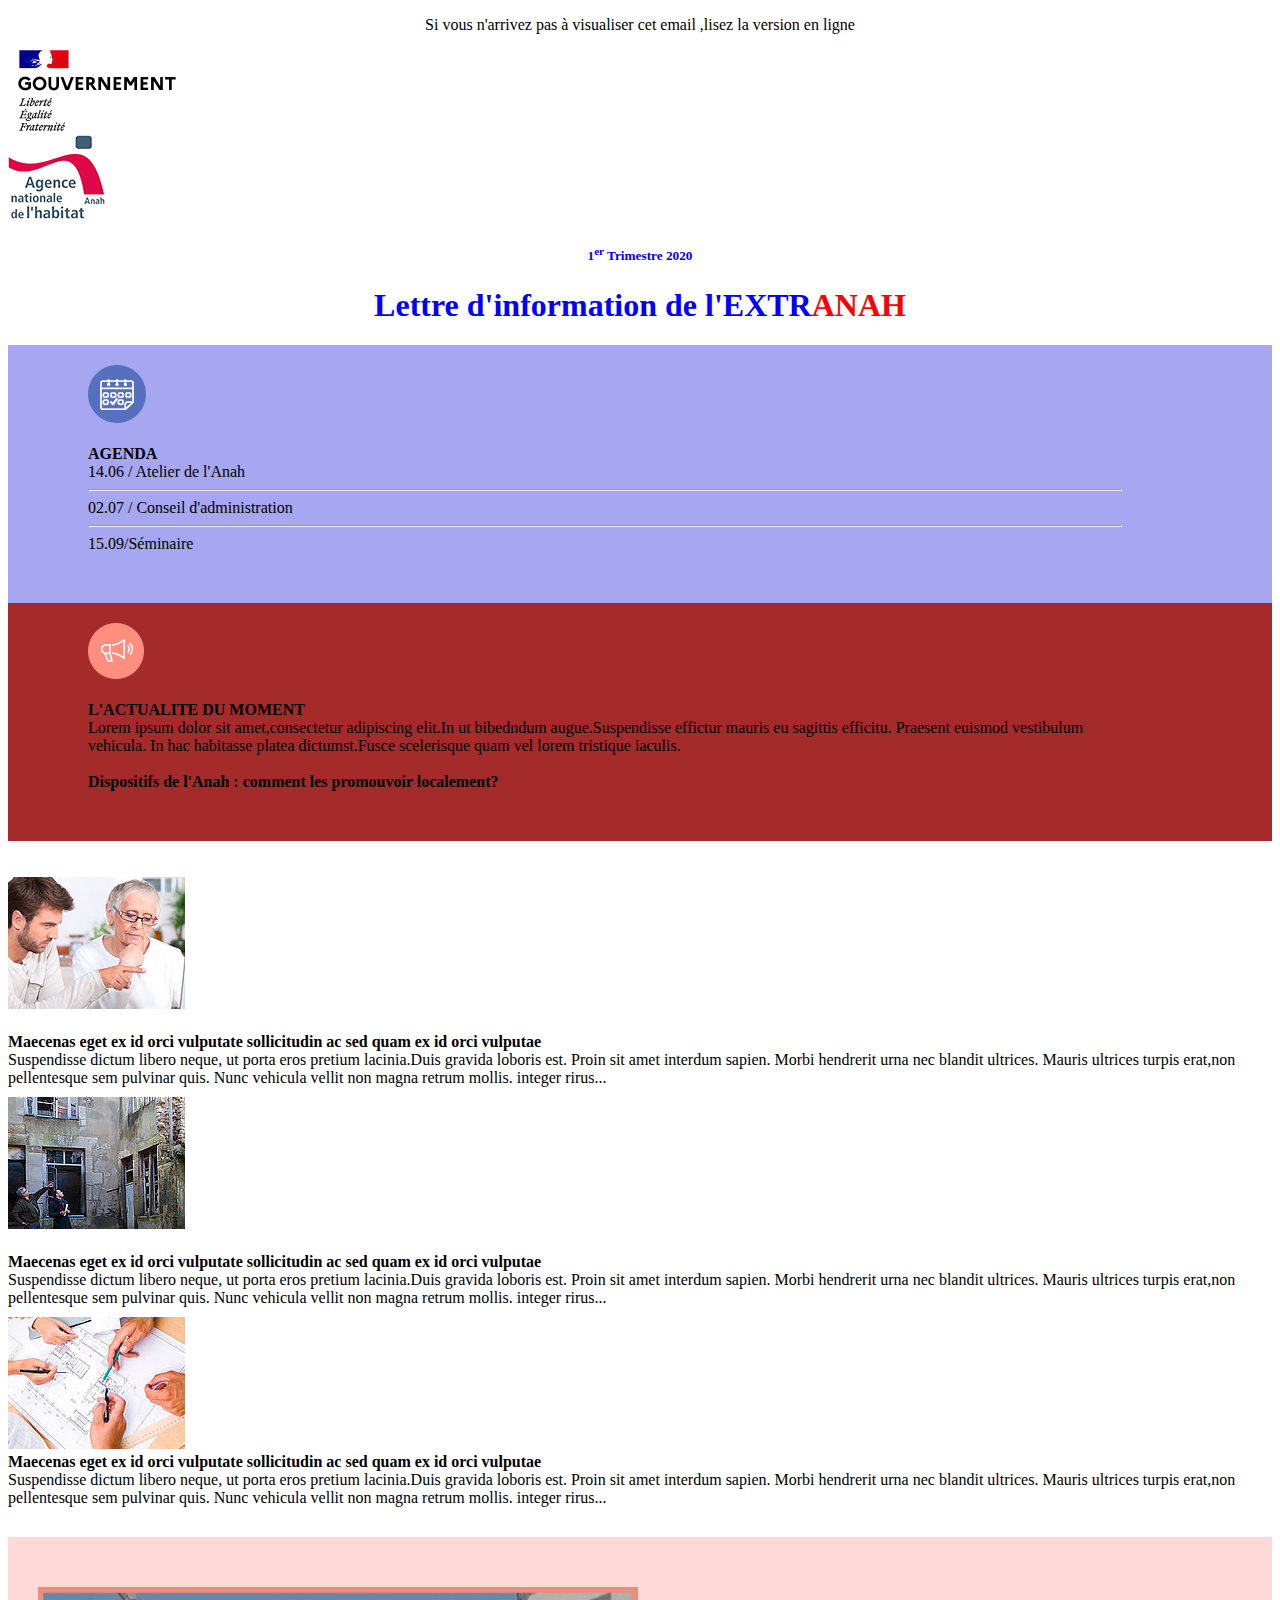
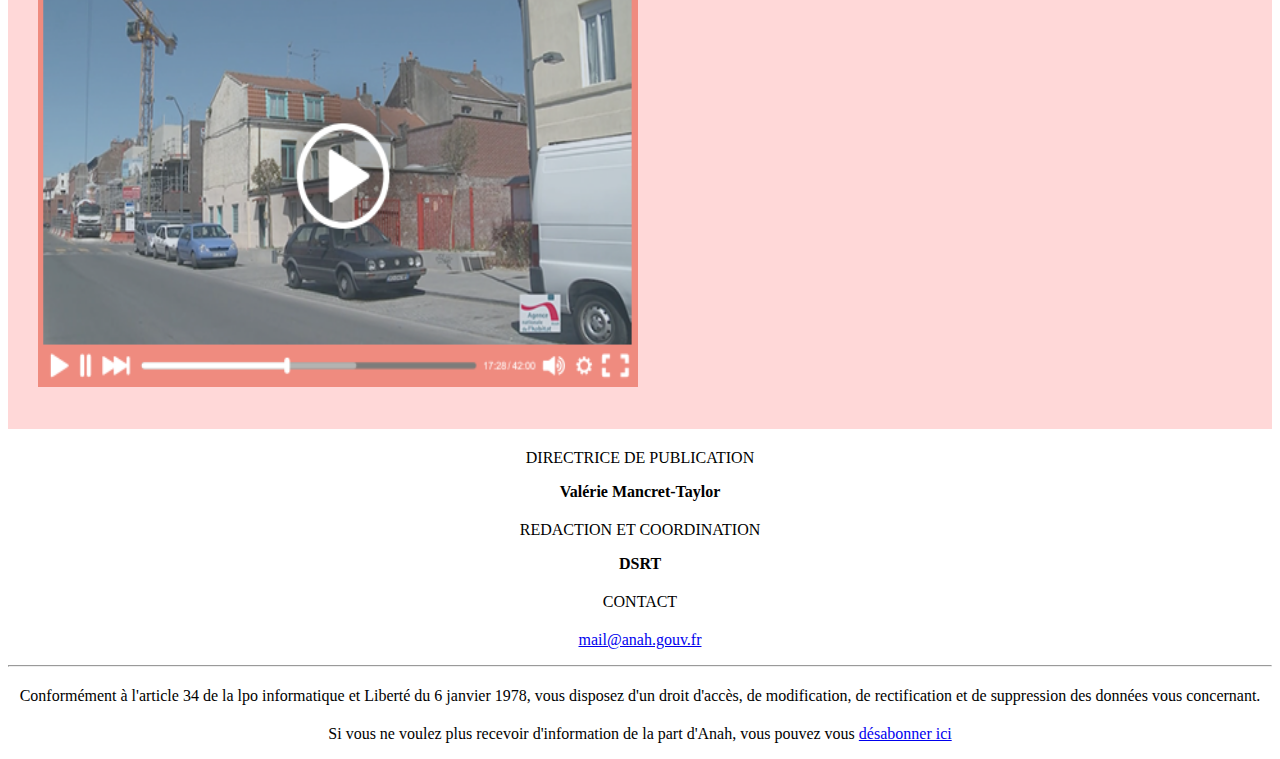
<file: 1/web/index.html>
<!DOCTYPE html>
<html lang="en">
<head>
    <meta charset="UTF-8">
    <meta name="viewport" content="width=device-width, initial-scale=1.0">
    <title>Document</title>
    <link rel="stylesheet" href="style.css">
    <link href="https://cdn.jsdelivr.net/npm/bootstrap@5.0.2/dist/css/bootstrap.min.css" rel="stylesheet" integrity="sha384-EVSTQN3/azprG1Anm3QDgpJLIm9Nao0Yz1ztcQTwFspd3yD65VohhpuuCOmLASjC" crossorigin="anonymous">
</head>
<body>
    <p class="p1">Si vous n'arrivez pas à visualiser cet email ,lisez la version en ligne</p>
    <div class="d-flex justify-content-between">
        <div><img src="log2.png" alt="" class="log2"></div>
        <div><img src="log1.png" alt="" class="log1"></div>
      </div>
      <h5 class="col1">1<sup>er</sup> Trimestre 2020</h5>
      <h1 class="h1"><b class="col1">Lettre d'information de l'EXTR</b><b class="col2">ANAH</b></h1>
      <div class="container">
        <div class="row">
            <div class="col-md-6 agn col-sm-12 "> <div class="d-flex justify-content-center"><img src="agenda.png" alt=""></div><br>
                <b>AGENDA</b>
                <br>
                14.06 / Atelier de l'Anah
                <br><hr>
                02.07 / Conseil d'administration
                <br><hr>
                15.09/Séminaire
        </div>
            <div class="col-md-6 col-sm-12" style="background-color: brown;padding: 20px 150px 50px 80px ;"><div class="d-flex justify-content-center"><img src="actu.png" alt="" class="act" ></div><br>
                <b>L'ACTUALITE DU  MOMENT</b> <br>
                Lorem ipsum dolor sit amet,consectetur adipiscing elit.In ut bibedndum augue.Suspendisse effictur mauris eu sagittis efficitu. Praesent euismod vestibulum vehicula. In hac habitasse platea dictumst.Fusce scelerisque quam vel lorem tristique iaculis.
                <br><br>
               <b> Dispositifs de l'Anah : comment les promouvoir localement?</b>
            </div>
      </div>
      </div>
      <br><br>
      <div class="container">
        <div class="row">
            <div class="col-md-3 col-sm-12 imm1"><img src="im1.png" alt=""></div>
            <div class="col-md-9 ic1 col-sm-12">
                <b>Maecenas eget ex id orci vulputate sollicitudin ac sed quam ex id orci vulputae</b><br>
            Suspendisse dictum libero neque, ut porta eros pretium lacinia.Duis gravida loboris est. Proin sit amet interdum sapien. Morbi hendrerit
            urna nec blandit ultrices. Mauris ultrices turpis erat,non pellentesque sem pulvinar quis. Nunc vehicula vellit non magna retrum mollis. integer
            rirus...
            </div>
      </div>
        <div class="row">
            <div class="col-md-3 col-sm-12 imm2"><img src="im2.png" alt="">    
        </div>
            <div class="col-md-9 ic1 col-sm-12" >
                <b>Maecenas eget ex id orci vulputate sollicitudin ac sed quam ex id orci vulputae</b><br>
            Suspendisse dictum libero neque, ut porta eros pretium lacinia.Duis gravida loboris est. Proin sit amet interdum sapien. Morbi hendrerit
            urna nec blandit ultrices. Mauris ultrices turpis erat,non pellentesque sem pulvinar quis. Nunc vehicula vellit non magna retrum mollis. integer
            rirus...
            </div>
      </div>
        <div class="row">
            <div class="col-md-3 col-sm-12 imm3"><img src="im3.png" alt="">
        </div>
            <div class="col-md-9 ic3 col-sm-12" >
                <b>  Maecenas eget ex id orci vulputate sollicitudin ac sed quam ex id orci vulputae</b><br>
            Suspendisse dictum libero neque, ut porta eros pretium lacinia.Duis gravida loboris est. Proin sit amet interdum sapien. Morbi hendrerit
            urna nec blandit ultrices. Mauris ultrices turpis erat,non pellentesque sem pulvinar quis. Nunc vehicula vellit non magna retrum mollis. integer
            rirus...
            </div>
      </div>
      </div>
      <div>
            <div class="col-sm-12 vd"> <div class="d-flex justify-content-center"><img src="vd.png" alt="" style=" 
                width : 600px;
                height : 400px;"></div><br>
        </div>  
      <p class="tt">DIRECTRICE DE PUBLICATION</p>
      <p class="ttt">Valérie Mancret-Taylor</p>
      <p class="tt">REDACTION ET COORDINATION</p>
      <p class="ttt">DSRT</p>
      <p class="tt">CONTACT</p>
      <a href="#mail@anah.gouv.fr"><p class="tt">mail@anah.gouv.fr</p></a>
      <hr>
      <p class="tt">Conformément à l'article 34 de la lpo informatique et Liberté du 6 janvier 1978, vous disposez d'un droit d'accès, de modification, de rectification et de suppression des données vous concernant.</p>
      <p class="tt">Si vous ne voulez plus recevoir d'information de la part d'Anah, vous pouvez vous <a href="#désabonner ici">désabonner ici</a></p>
    
      <script src="https://cdn.jsdelivr.net/npm/bootstrap@5.0.2/dist/js/bootstrap.bundle.min.js" integrity="sha384-MrcW6ZMFYlzcLA8Nl+NtUVF0sA7MsXsP1UyJoMp4YLEuNSfAP+JcXn/tWtIaxVXM" crossorigin="anonymous"></script>
</body>
</html>
</file>
